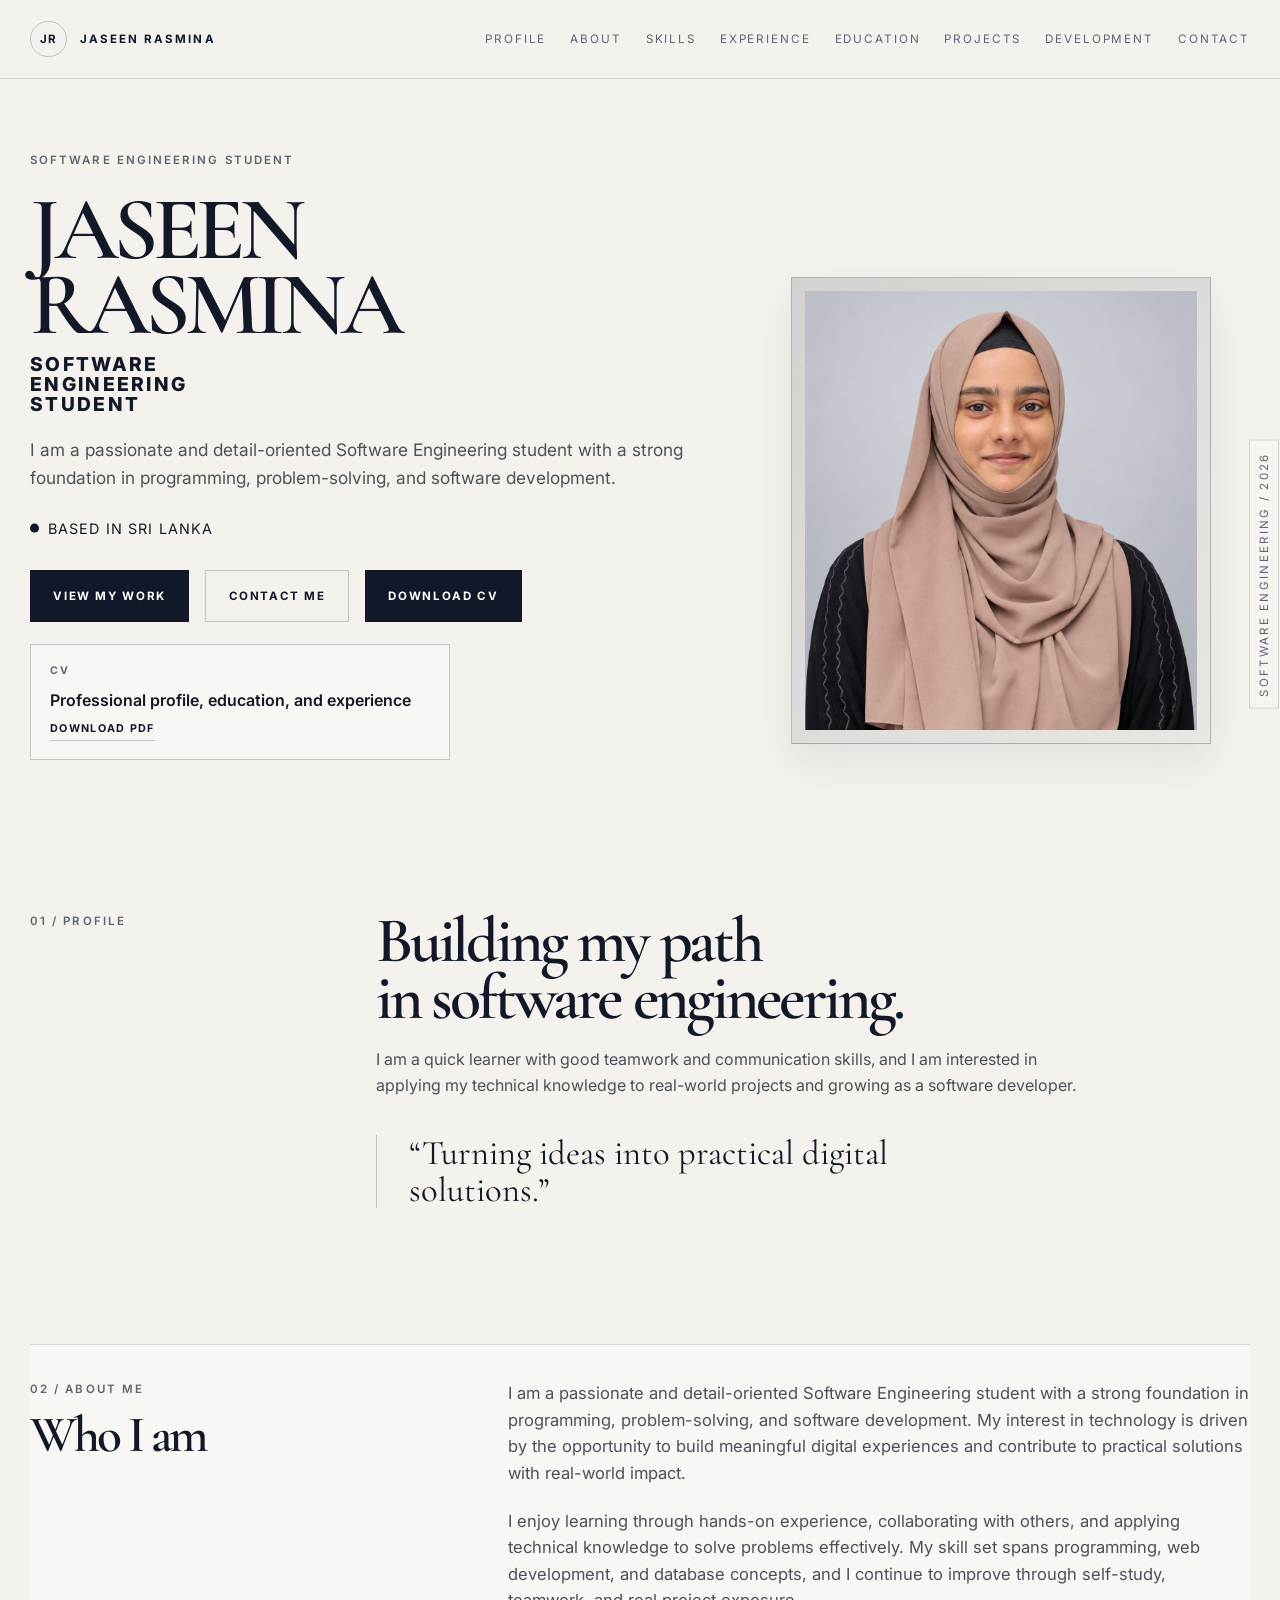
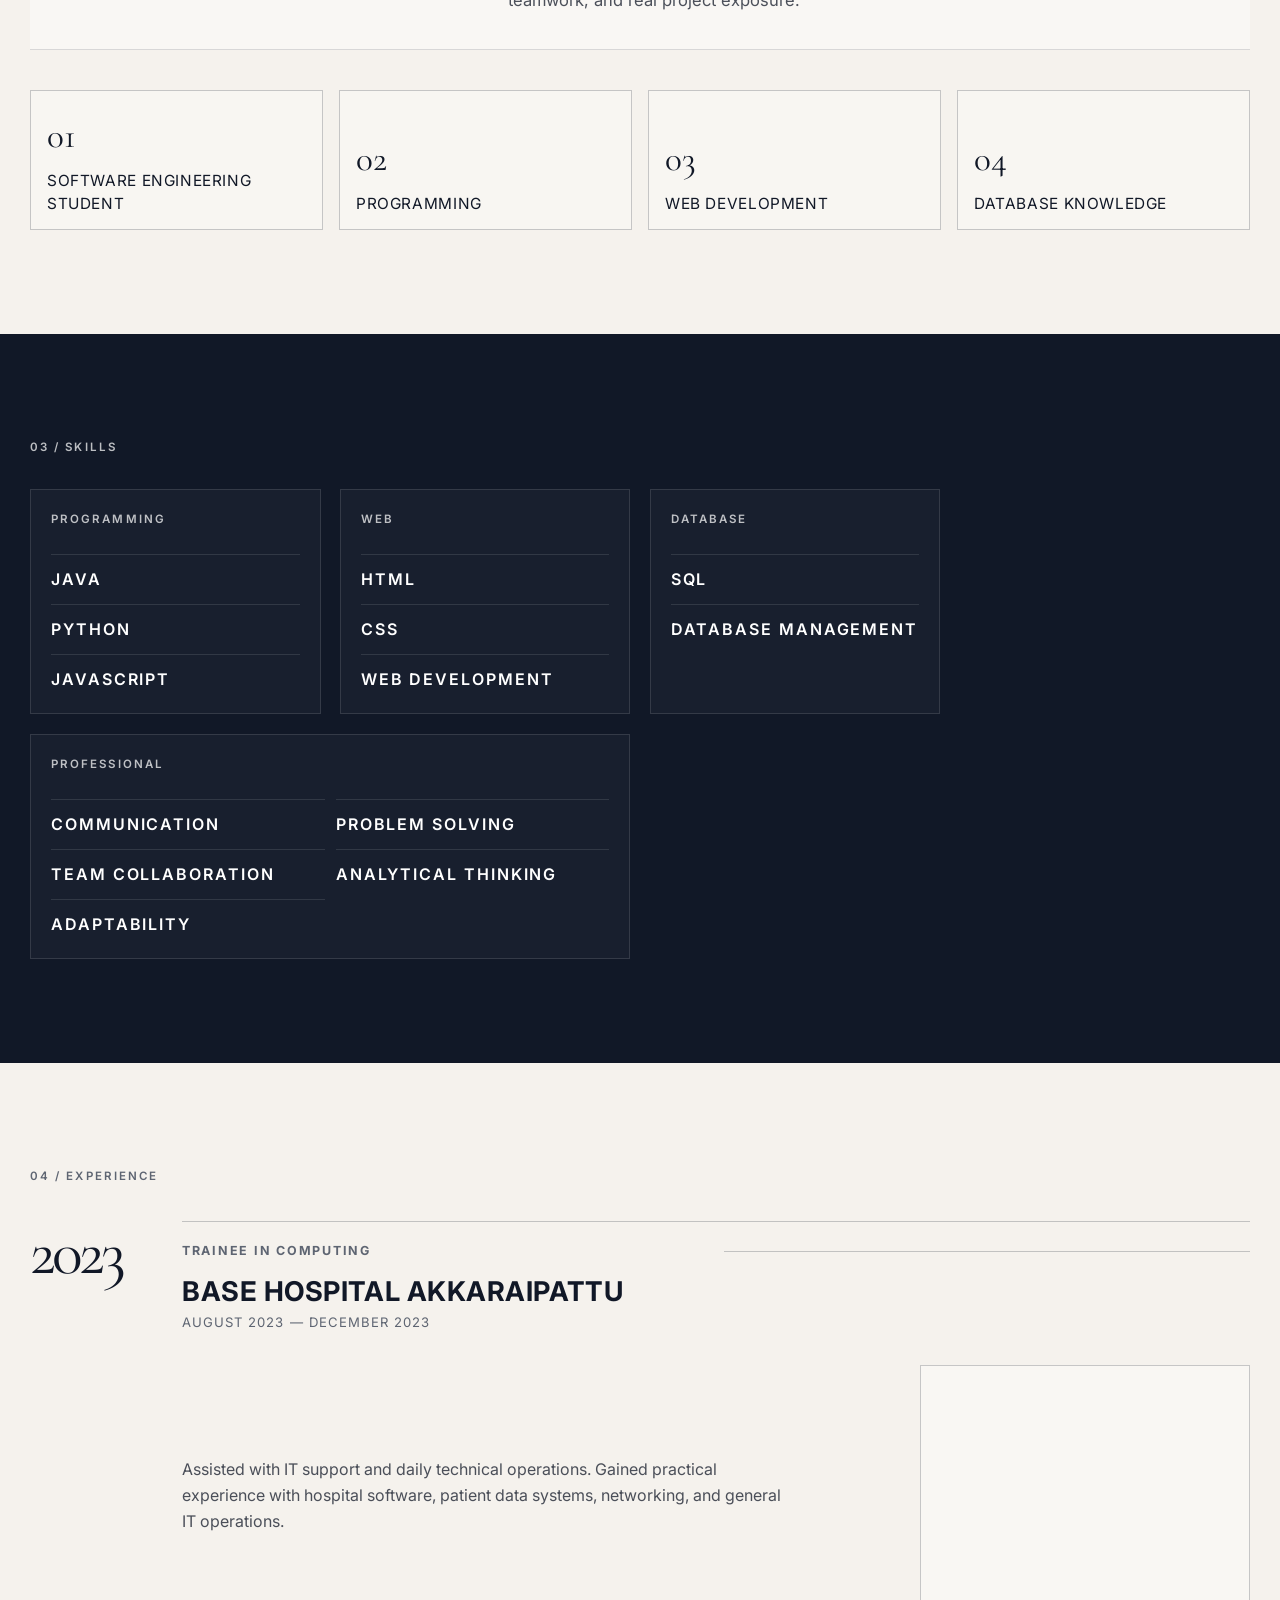
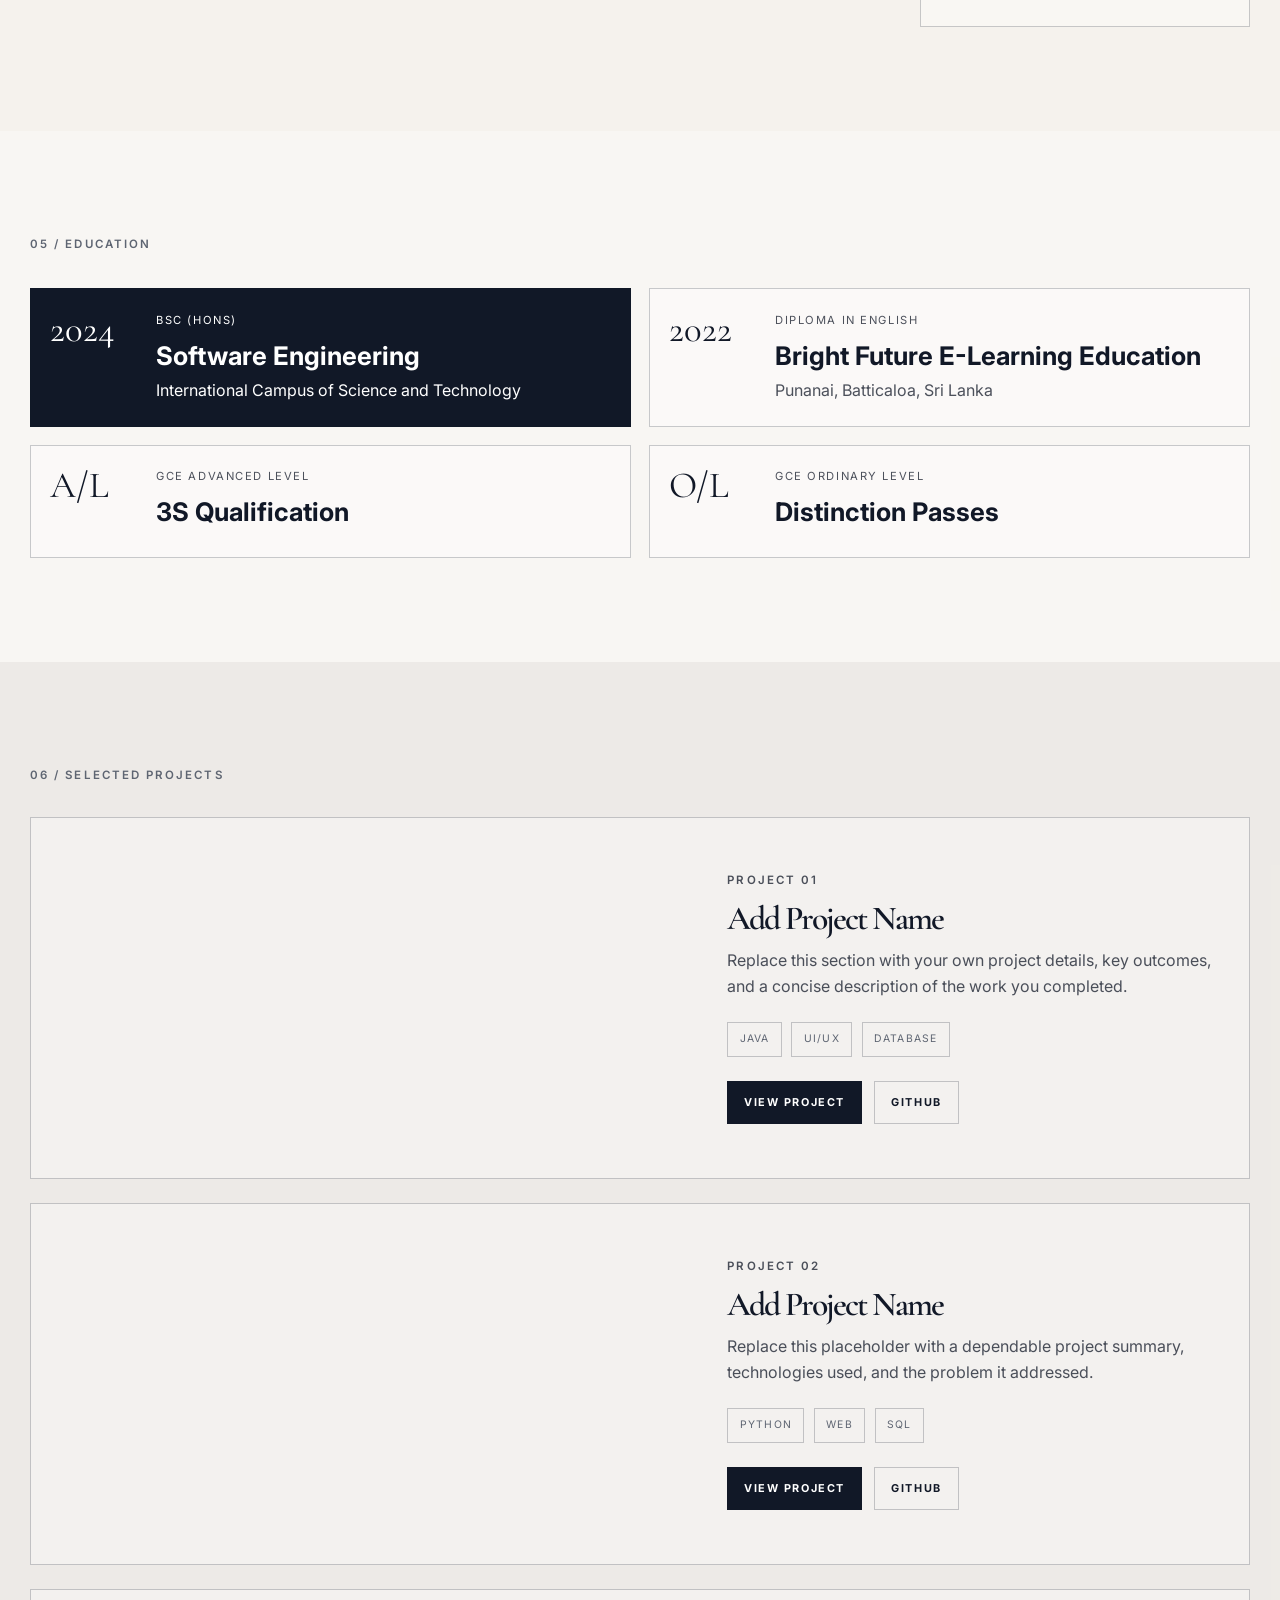
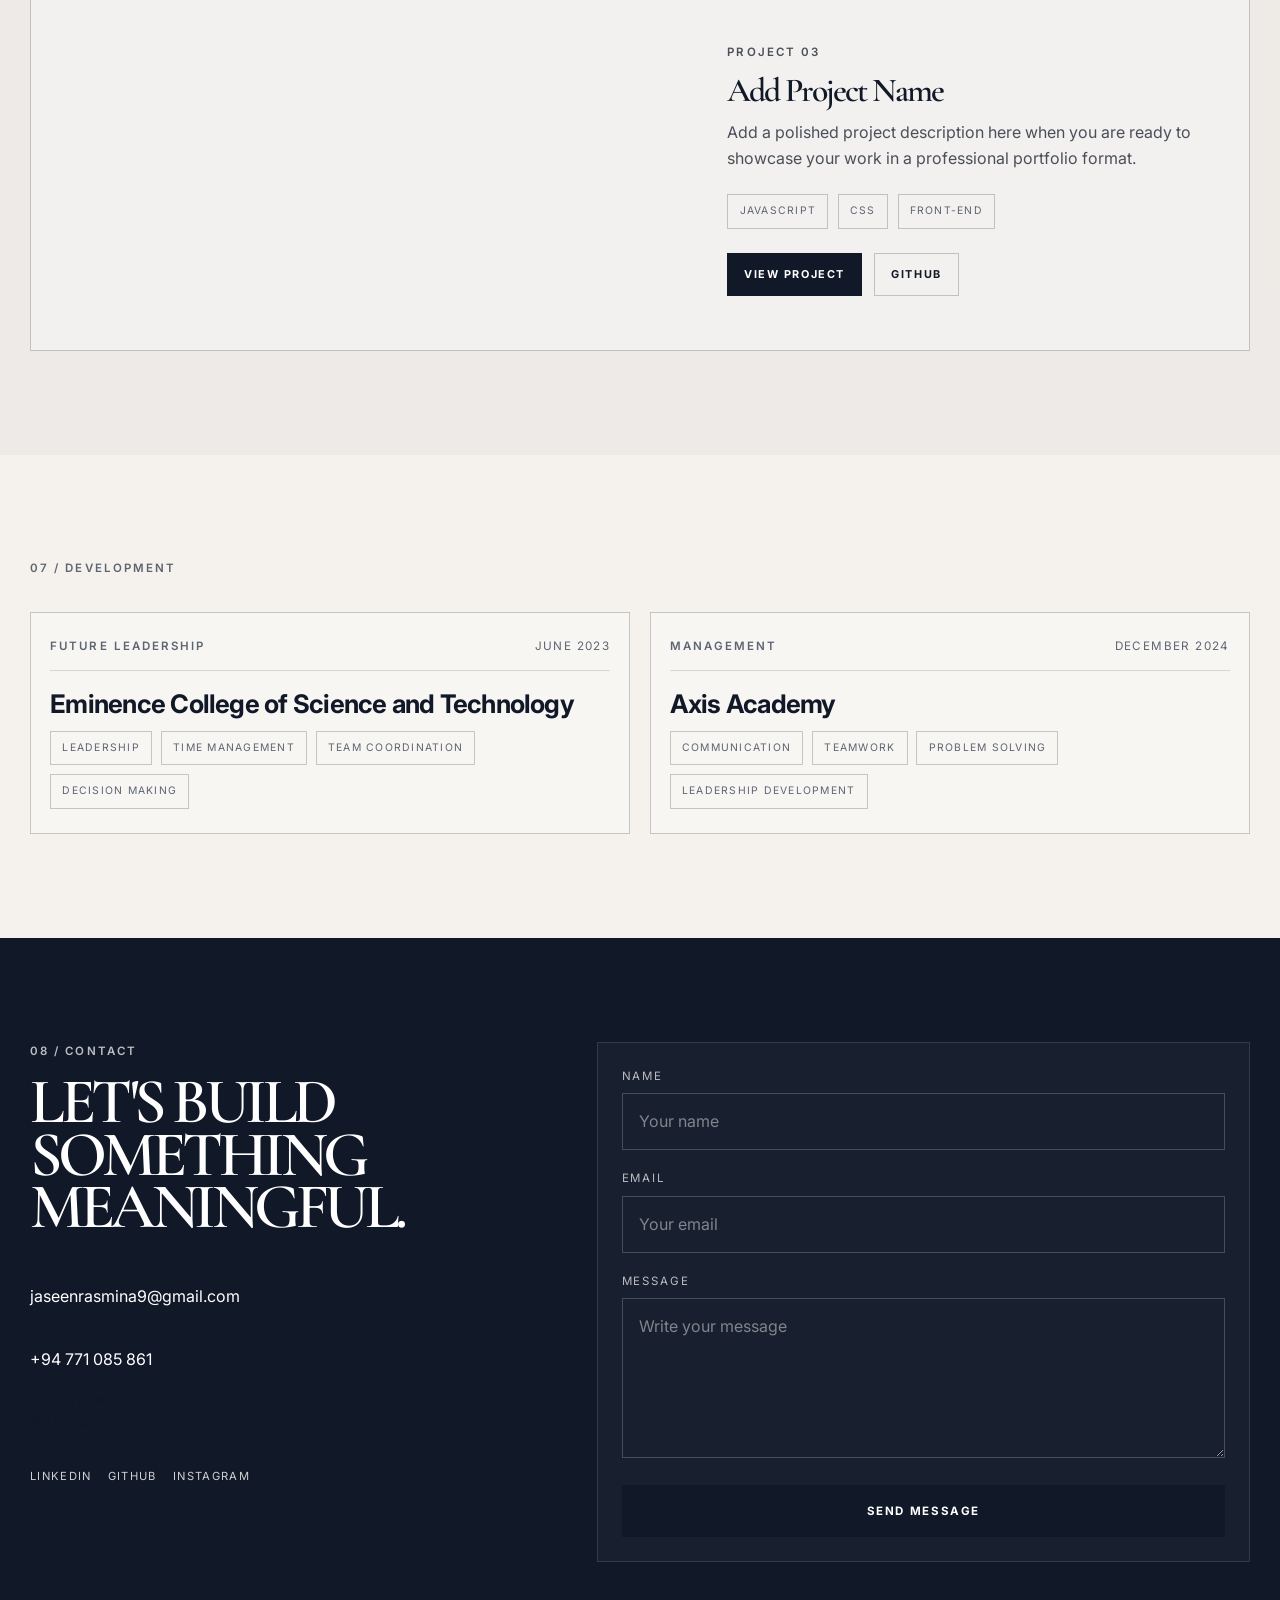
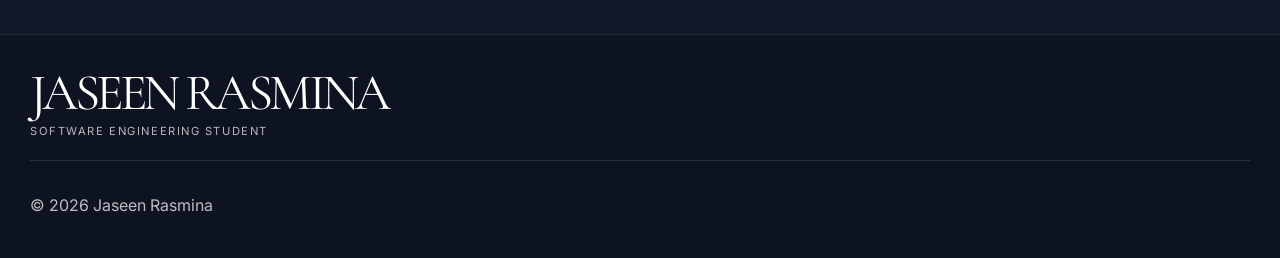
<file: index.html>
<!DOCTYPE html>
<html lang="en">
  <head>
    <meta charset="UTF-8" />
    <meta name="viewport" content="width=device-width, initial-scale=1.0" />
    <meta
      name="description"
      content="Jaseen Rasmina — Software Engineering Student portfolio."
    />
    <title>Jaseen Rasmina | Software Engineering Student</title>
    <link rel="preconnect" href="https://fonts.googleapis.com" />
    <link rel="preconnect" href="https://fonts.gstatic.com" crossorigin />
    <link
      href="https://fonts.googleapis.com/css2?family=Cormorant+Garamond:wght@400;500;600;700&family=Inter:wght@400;500;600;700;800;900&display=swap"
      rel="stylesheet"
    />
    <link rel="stylesheet" href="style.css" />
  </head>
  <body>
    <header class="site-header">
      <div class="container nav-wrap">
        <a href="#home" class="brand" aria-label="Jaseen Rasmina home">
          <span class="brand-mark">JR</span>
          <span class="brand-text">JASEEN RASMINA</span>
        </a>

        <button class="nav-toggle" aria-label="Toggle navigation" aria-expanded="false">
          <span></span>
          <span></span>
          <span></span>
        </button>

        <nav class="site-nav" aria-label="Main navigation">
          <a href="#profile">Profile</a>
          <a href="#about">About</a>
          <a href="#skills">Skills</a>
          <a href="#experience">Experience</a>
          <a href="#education">Education</a>
          <a href="#projects">Projects</a>
          <a href="#development">Development</a>
          <a href="#contact">Contact</a>
        </nav>
      </div>
    </header>

    <main>
      <section id="home" class="hero section-shell">
        <div class="container hero-grid reveal">
          <div class="hero-copy">
            <p class="eyebrow">Software Engineering Student</p>
            <h1 class="display-title">
              <span>JASEEN</span>
              <span>RASMINA</span>
            </h1>
            <h2 class="hero-subtitle">
              SOFTWARE<br />
              ENGINEERING<br />
              STUDENT
            </h2>

            <p class="lead">
              I am a passionate and detail-oriented Software Engineering student with a strong
              foundation in programming, problem-solving, and software development.
            </p>

            <div class="location-row">
              <span class="location-label">Based in Sri Lanka</span>
            </div>

            <div class="cta-row">
              <a href="#projects" class="button primary">VIEW MY WORK</a>
              <a href="#contact" class="button secondary">CONTACT ME</a>
              <a
                href="for%20portfolio.pdf"
                class="button primary cv-button"
                download="Jaseen-Rasmina-CV.pdf"
                target="_blank"
                rel="noopener"
                >DOWNLOAD CV</a
              >
            </div>

            <div class="resume-preview" aria-label="CV preview card">
              <div class="resume-mini">
                <span class="mini-label">CV</span>
                <strong>Professional profile, education, and experience</strong>
                <a href="for%20portfolio.pdf" class="text-link" target="_blank" rel="noopener" download="Jaseen-Rasmina-CV.pdf">Download PDF</a>
              </div>
            </div>
          </div>

          <div class="hero-visual">
            <div class="image-card">
              <div class="portrait" aria-label="Professional profile placeholder"></div>
            </div>
            <div class="vertical-label">SOFTWARE ENGINEERING / 2026</div>
          </div>
        </div>
      </section>

      <section id="profile" class="section-shell profile-wrap">
        <div class="container profile-grid reveal">
          <div class="section-kicker-group">
            <p class="section-kicker">01 / PROFILE</p>
          </div>

          <div class="profile-content">
            <h2 class="section-heading editorial-heading">
              Building my path<br />
              in software engineering.
            </h2>

            <div class="profile-copy">
              <p>
                I am a quick learner with good teamwork and communication skills, and I am
                interested in applying my technical knowledge to real-world projects and growing as
                a software developer.
              </p>
            </div>

            <blockquote class="editorial-quote">
              “Turning ideas into practical digital solutions.”
            </blockquote>
          </div>
        </div>
      </section>

      <section id="about" class="section-shell about-shell">
        <div class="container about-panel reveal">
          <div class="about-intro">
            <p class="section-kicker">02 / ABOUT ME</p>
            <h2>Who I am</h2>
          </div>

          <div class="about-body">
            <p>
              I am a passionate and detail-oriented Software Engineering student with a strong
              foundation in programming, problem-solving, and software development. My interest in
              technology is driven by the opportunity to build meaningful digital experiences and
              contribute to practical solutions with real-world impact.
            </p>
            <p>
              I enjoy learning through hands-on experience, collaborating with others, and applying
              technical knowledge to solve problems effectively. My skill set spans programming,
              web development, and database concepts, and I continue to improve through self-study,
              teamwork, and real project exposure.
            </p>
          </div>
        </div>

        <div class="container info-grid reveal">
          <article class="info-item">
            <span>01</span>
            <p>Software Engineering Student</p>
          </article>
          <article class="info-item">
            <span>02</span>
            <p>Programming</p>
          </article>
          <article class="info-item">
            <span>03</span>
            <p>Web Development</p>
          </article>
          <article class="info-item">
            <span>04</span>
            <p>Database Knowledge</p>
          </article>
        </div>
      </section>

      <section id="skills" class="section-shell skills-shell">
        <div class="container reveal">
          <p class="section-kicker light-kicker">03 / SKILLS</p>
          <div class="skills-grid">
            <div class="skill-block">
              <p class="skill-label">Programming</p>
              <ul>
                <li>Java</li>
                <li>Python</li>
                <li>JavaScript</li>
              </ul>
            </div>

            <div class="skill-block">
              <p class="skill-label">Web</p>
              <ul>
                <li>HTML</li>
                <li>CSS</li>
                <li>Web Development</li>
              </ul>
            </div>

            <div class="skill-block">
              <p class="skill-label">Database</p>
              <ul>
                <li>SQL</li>
                <li>Database Management</li>
              </ul>
            </div>

            <div class="skill-block wide-block">
              <p class="skill-label">Professional</p>
              <ul class="stack-list">
                <li>Communication</li>
                <li>Problem Solving</li>
                <li>Team Collaboration</li>
                <li>Analytical Thinking</li>
                <li>Adaptability</li>
              </ul>
            </div>
          </div>
        </div>
      </section>

      <section id="experience" class="section-shell experience-shell">
        <div class="container reveal">
          <p class="section-kicker">04 / EXPERIENCE</p>

          <div class="timeline-wrap">
            <div class="timeline-year">2023</div>

            <div class="timeline-content">
              <div class="timeline-header">
                <p class="timeline-role">TRAINEE IN COMPUTING</p>
                <div class="timeline-line"></div>
              </div>

              <h3>BASE HOSPITAL AKKARAIPATTU</h3>
              <p class="timeline-date">August 2023 — December 2023</p>

              <div class="experience-body">
                <div class="experience-copy">
                  <p>
                    Assisted with IT support and daily technical operations. Gained practical
                    experience with hospital software, patient data systems, networking, and general
                    IT operations.
                  </p>
                </div>

                <div class="experience-visual" aria-label="Hospital technology placeholder">
                  <div class="tech-shot"></div>
                </div>
              </div>
            </div>
          </div>
        </div>
      </section>

      <section id="education" class="section-shell education-shell">
        <div class="container reveal">
          <p class="section-kicker">05 / EDUCATION</p>

          <div class="education-grid">
            <article class="education-card featured-card">
              <div class="edu-year">2024</div>
              <div class="edu-content">
                <p class="edu-tag">BSc (Hons)</p>
                <h3>Software Engineering</h3>
                <p>International Campus of Science and Technology</p>
              </div>
            </article>

            <article class="education-card">
              <div class="edu-year">2022</div>
              <div class="edu-content">
                <p class="edu-tag">Diploma in English</p>
                <h3>Bright Future E-Learning Education</h3>
                <p>Punanai, Batticaloa, Sri Lanka</p>
              </div>
            </article>

            <article class="education-card">
              <div class="edu-year">A/L</div>
              <div class="edu-content">
                <p class="edu-tag">GCE Advanced Level</p>
                <h3>3S Qualification</h3>
              </div>
            </article>

            <article class="education-card">
              <div class="edu-year">O/L</div>
              <div class="edu-content">
                <p class="edu-tag">GCE Ordinary Level</p>
                <h3>Distinction Passes</h3>
              </div>
            </article>
          </div>
        </div>
      </section>

      <section id="projects" class="section-shell project-shell">
        <div class="container reveal">
          <div class="projects-header">
            <p class="section-kicker">06 / SELECTED PROJECTS</p>
          </div>

          <div class="project-list">
            <article class="project-card">
              <div class="project-image project-one" aria-label="Project placeholder image"></div>
              <div class="project-body">
                <p class="project-num">PROJECT 01</p>
                <h3>Add Project Name</h3>
                <p>
                  Replace this section with your own project details, key outcomes, and a concise
                  description of the work you completed.
                </p>
                <ul class="tech-list">
                  <li>Java</li>
                  <li>UI/UX</li>
                  <li>Database</li>
                </ul>
                <div class="project-actions">
                  <a href="#" class="button primary small-button">View Project</a>
                  <a href="#" class="button secondary small-button">GitHub</a>
                </div>
              </div>
            </article>

            <article class="project-card">
              <div class="project-image project-two" aria-label="Project placeholder image"></div>
              <div class="project-body">
                <p class="project-num">PROJECT 02</p>
                <h3>Add Project Name</h3>
                <p>
                  Replace this placeholder with a dependable project summary, technologies used,
                  and the problem it addressed.
                </p>
                <ul class="tech-list">
                  <li>Python</li>
                  <li>Web</li>
                  <li>SQL</li>
                </ul>
                <div class="project-actions">
                  <a href="#" class="button primary small-button">View Project</a>
                  <a href="#" class="button secondary small-button">GitHub</a>
                </div>
              </div>
            </article>

            <article class="project-card">
              <div class="project-image project-three" aria-label="Project placeholder image"></div>
              <div class="project-body">
                <p class="project-num">PROJECT 03</p>
                <h3>Add Project Name</h3>
                <p>
                  Add a polished project description here when you are ready to showcase your work
                  in a professional portfolio format.
                </p>
                <ul class="tech-list">
                  <li>JavaScript</li>
                  <li>CSS</li>
                  <li>Front-end</li>
                </ul>
                <div class="project-actions">
                  <a href="#" class="button primary small-button">View Project</a>
                  <a href="#" class="button secondary small-button">GitHub</a>
                </div>
              </div>
            </article>
          </div>
        </div>
      </section>

      <section id="development" class="section-shell development-shell">
        <div class="container reveal">
          <p class="section-kicker">07 / DEVELOPMENT</p>

          <div class="development-grid">
            <article class="development-card">
              <div class="development-meta">
                <span class="card-type">Future Leadership</span>
                <span class="card-date">June 2023</span>
              </div>
              <h3>Eminence College of Science and Technology</h3>
              <ul class="topic-list">
                <li>Leadership</li>
                <li>Time Management</li>
                <li>Team Coordination</li>
                <li>Decision Making</li>
              </ul>
            </article>

            <article class="development-card">
              <div class="development-meta">
                <span class="card-type">Management</span>
                <span class="card-date">December 2024</span>
              </div>
              <h3>Axis Academy</h3>
              <ul class="topic-list">
                <li>Communication</li>
                <li>Teamwork</li>
                <li>Problem Solving</li>
                <li>Leadership Development</li>
              </ul>
            </article>
          </div>
        </div>
      </section>

      <section id="contact" class="section-shell contact-shell">
        <div class="container contact-grid reveal">
          <div class="contact-copy">
            <p class="section-kicker light-kicker">08 / CONTACT</p>
            <h2>LET'S BUILD<br />SOMETHING<br />MEANINGFUL.</h2>

            <div class="contact-list">
              <div>
                <p class="contact-label">Email</p>
                <a href="mailto:jaseenrasmina9@gmail.com">jaseenrasmina9@gmail.com</a>
              </div>
              <div>
                <p class="contact-label">Phone</p>
                <a href="tel:+94771085861">+94 771 085 861</a>
              </div>
              <div>
                <p class="contact-label">Location</p>
                <p>Sri Lanka</p>
              </div>
            </div>

            <div class="social-row">
              <a href="#">LinkedIn</a>
              <a href="#">GitHub</a>
              <a href="#">Instagram</a>
            </div>
          </div>

          <div class="contact-panel">
            <form class="contact-form">
              <label>
                <span>Name</span>
                <input type="text" name="name" placeholder="Your name" />
              </label>
              <label>
                <span>Email</span>
                <input type="email" name="email" placeholder="Your email" />
              </label>
              <label>
                <span>Message</span>
                <textarea name="message" rows="5" placeholder="Write your message"></textarea>
              </label>
              <button type="submit" class="button primary full-button">SEND MESSAGE</button>
            </form>
          </div>
        </div>
      </section>
    </main>

    <footer class="site-footer">
      <div class="container footer-top">
        <div class="footer-brand">
          <p class="footer-text">JASEEN RASMINA</p>
          <p class="footer-subtitle">SOFTWARE ENGINEERING STUDENT</p>
        </div>
      </div>
      <div class="container footer-bottom">
        <p>© 2026 Jaseen Rasmina</p>
      </div>
    </footer>

    <script src="script.js"></script>
  </body>
</html>
</file>
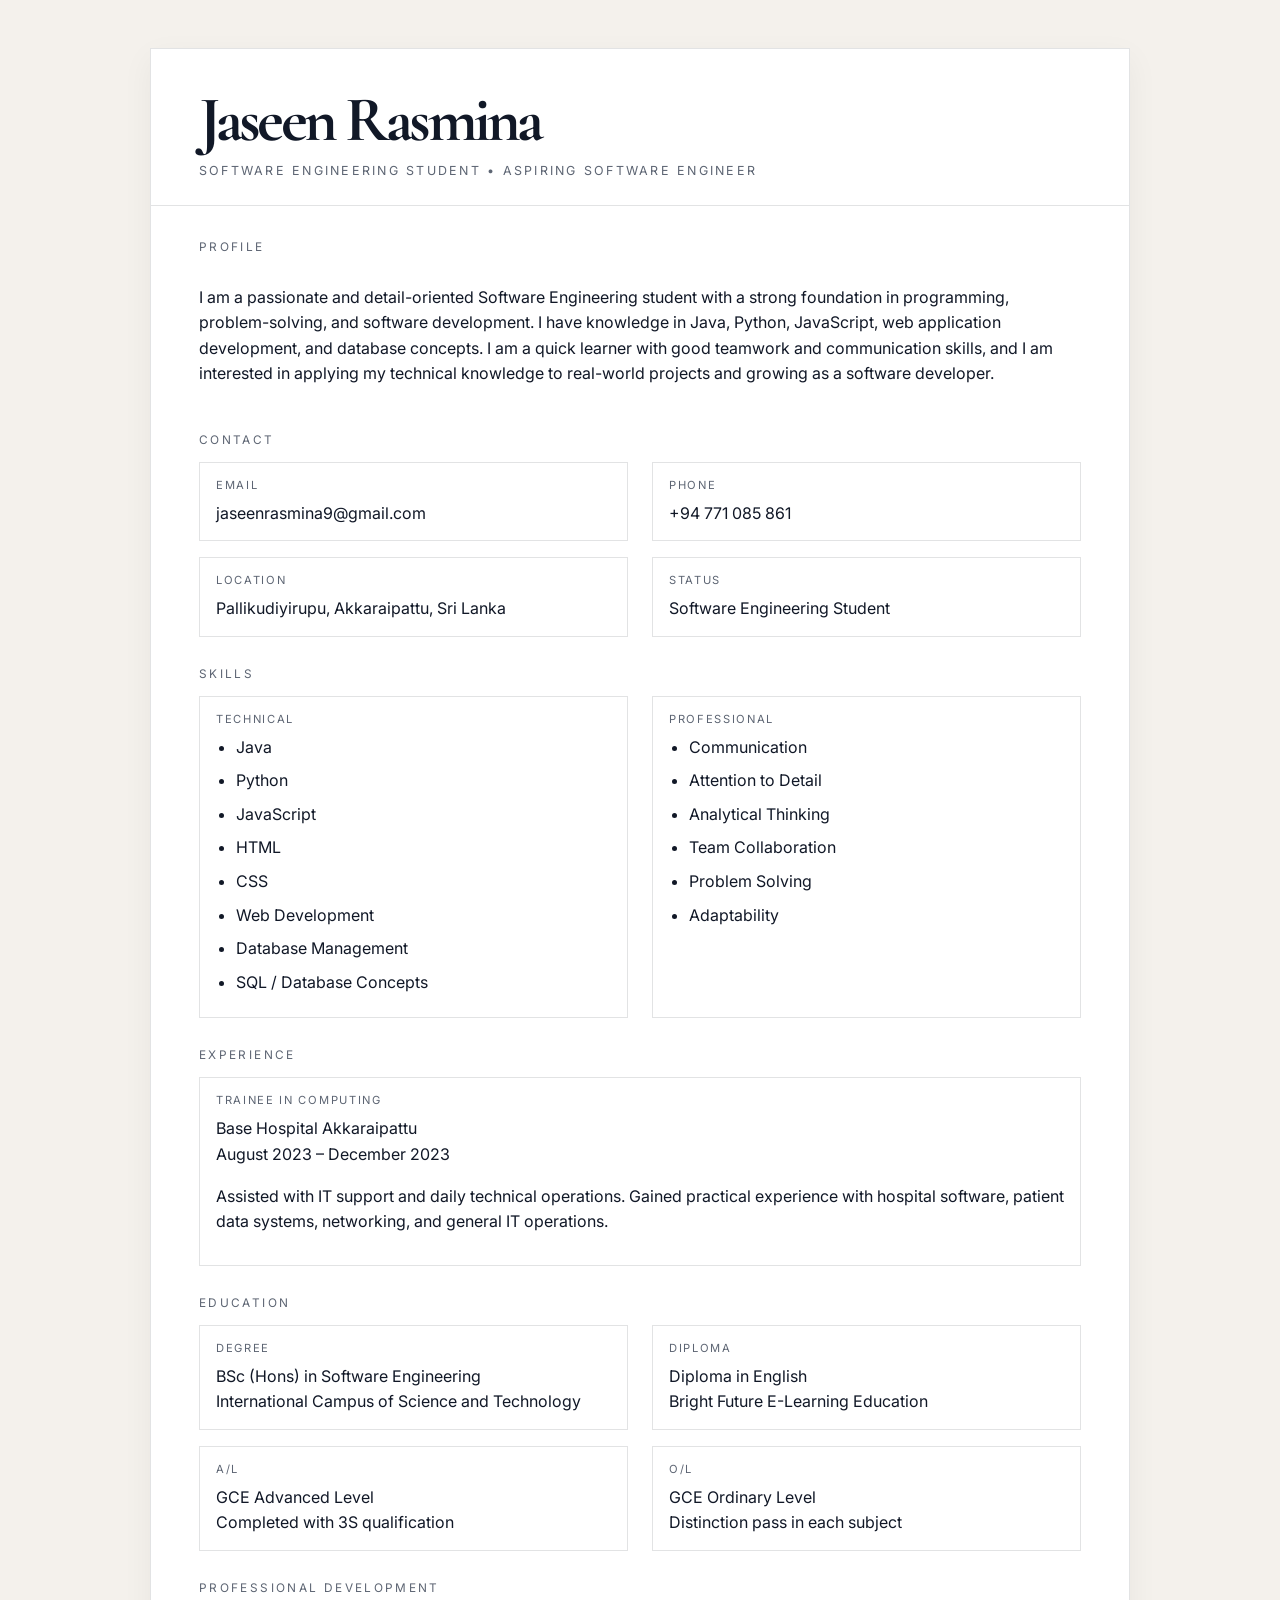
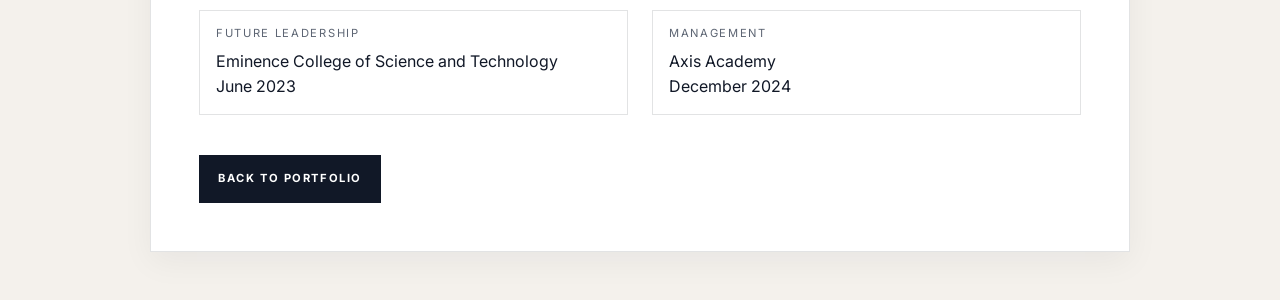
<file: resume.html>
<!DOCTYPE html>
<html lang="en">
  <head>
    <meta charset="UTF-8" />
    <meta name="viewport" content="width=device-width, initial-scale=1.0" />
    <title>Jaseen Rasmina | CV</title>
    <link rel="preconnect" href="https://fonts.googleapis.com" />
    <link rel="preconnect" href="https://fonts.gstatic.com" crossorigin />
    <link
      href="https://fonts.googleapis.com/css2?family=Cormorant+Garamond:wght@400;500;600;700&family=Inter:wght@400;500;600;700;800;900&display=swap"
      rel="stylesheet"
    />
    <style>
      :root {
        --bg: #f4f1ec;
        --paper: #ffffff;
        --navy: #111827;
        --muted: #5d6573;
        --line: rgba(17, 24, 39, 0.12);
      }

      * { box-sizing: border-box; }

      body {
        margin: 0;
        font-family: "Inter", Arial, sans-serif;
        background: var(--bg);
        color: var(--navy);
        line-height: 1.6;
      }

      .page {
        max-width: 980px;
        margin: 48px auto;
        background: var(--paper);
        border: 1px solid var(--line);
        box-shadow: 0 10px 30px rgba(17, 24, 39, 0.05);
      }

      .header {
        padding: 42px 48px 24px;
        border-bottom: 1px solid var(--line);
      }

      h1 {
        margin: 0;
        font-family: "Cormorant Garamond", Georgia, serif;
        font-size: clamp(2.8rem, 5vw, 5rem);
        line-height: 0.9;
        letter-spacing: -0.06em;
      }

      .title {
        margin-top: 12px;
        font-size: 0.78rem;
        letter-spacing: 0.18em;
        text-transform: uppercase;
        color: var(--muted);
      }

      .content {
        padding: 32px 48px 48px;
        display: grid;
        gap: 28px;
      }

      .section {
        display: grid;
        gap: 12px;
      }

      .section-title {
        margin: 0;
        font-size: 0.74rem;
        letter-spacing: 0.2em;
        text-transform: uppercase;
        color: var(--muted);
      }

      .info-grid {
        display: grid;
        grid-template-columns: repeat(2, minmax(0, 1fr));
        gap: 16px 24px;
      }

      .info-item {
        border: 1px solid var(--line);
        padding: 14px 16px;
      }

      .label {
        display: block;
        font-size: 0.7rem;
        text-transform: uppercase;
        letter-spacing: 0.15em;
        color: var(--muted);
        margin-bottom: 6px;
      }

      ul {
        margin: 0;
        padding-left: 20px;
      }

      li {
        margin-bottom: 8px;
      }

      .download-row {
        display: flex;
        justify-content: flex-start;
        margin-top: 12px;
      }

      .button {
        display: inline-flex;
        align-items: center;
        justify-content: center;
        min-height: 48px;
        padding: 0.85rem 1.2rem;
        background: var(--navy);
        color: #fff;
        text-decoration: none;
        text-transform: uppercase;
        letter-spacing: 0.14em;
        font-size: 0.7rem;
        font-weight: 700;
      }

      @media (max-width: 700px) {
        .page {
          margin: 20px 14px;
        }

        .header,
        .content {
          padding-left: 20px;
          padding-right: 20px;
        }

        .info-grid {
          grid-template-columns: 1fr;
        }
      }
    </style>
  </head>
  <body>
    <div class="page">
      <header class="header">
        <h1>Jaseen Rasmina</h1>
        <div class="title">Software Engineering Student • Aspiring Software Engineer</div>
      </header>

      <main class="content">
        <section class="section">
          <p class="section-title">Profile</p>
          <p>
            I am a passionate and detail-oriented Software Engineering student with a strong
            foundation in programming, problem-solving, and software development. I have knowledge
            in Java, Python, JavaScript, web application development, and database concepts. I am a
            quick learner with good teamwork and communication skills, and I am interested in
            applying my technical knowledge to real-world projects and growing as a software
            developer.
          </p>
        </section>

        <section class="section">
          <p class="section-title">Contact</p>
          <div class="info-grid">
            <div class="info-item">
              <span class="label">Email</span>
              jaseenrasmina9@gmail.com
            </div>
            <div class="info-item">
              <span class="label">Phone</span>
              +94 771 085 861
            </div>
            <div class="info-item">
              <span class="label">Location</span>
              Pallikudiyirupu, Akkaraipattu, Sri Lanka
            </div>
            <div class="info-item">
              <span class="label">Status</span>
              Software Engineering Student
            </div>
          </div>
        </section>

        <section class="section">
          <p class="section-title">Skills</p>
          <div class="info-grid">
            <div class="info-item">
              <span class="label">Technical</span>
              <ul>
                <li>Java</li>
                <li>Python</li>
                <li>JavaScript</li>
                <li>HTML</li>
                <li>CSS</li>
                <li>Web Development</li>
                <li>Database Management</li>
                <li>SQL / Database Concepts</li>
              </ul>
            </div>
            <div class="info-item">
              <span class="label">Professional</span>
              <ul>
                <li>Communication</li>
                <li>Attention to Detail</li>
                <li>Analytical Thinking</li>
                <li>Team Collaboration</li>
                <li>Problem Solving</li>
                <li>Adaptability</li>
              </ul>
            </div>
          </div>
        </section>

        <section class="section">
          <p class="section-title">Experience</p>
          <div class="info-item">
            <span class="label">Trainee in Computing</span>
            Base Hospital Akkaraipattu<br />
            August 2023 – December 2023
            <p>
              Assisted with IT support and daily technical operations. Gained practical experience
              with hospital software, patient data systems, networking, and general IT operations.
            </p>
          </div>
        </section>

        <section class="section">
          <p class="section-title">Education</p>
          <div class="info-grid">
            <div class="info-item">
              <span class="label">Degree</span>
              BSc (Hons) in Software Engineering<br />
              International Campus of Science and Technology
            </div>
            <div class="info-item">
              <span class="label">Diploma</span>
              Diploma in English<br />
              Bright Future E-Learning Education
            </div>
            <div class="info-item">
              <span class="label">A/L</span>
              GCE Advanced Level<br />
              Completed with 3S qualification
            </div>
            <div class="info-item">
              <span class="label">O/L</span>
              GCE Ordinary Level<br />
              Distinction pass in each subject
            </div>
          </div>
        </section>

        <section class="section">
          <p class="section-title">Professional Development</p>
          <div class="info-grid">
            <div class="info-item">
              <span class="label">Future Leadership</span>
              Eminence College of Science and Technology<br />
              June 2023
            </div>
            <div class="info-item">
              <span class="label">Management</span>
              Axis Academy<br />
              December 2024
            </div>
          </div>
        </section>

        <div class="download-row">
          <a class="button" href="index.html">Back to Portfolio</a>
        </div>
      </main>
    </div>
  </body>
</html>
</file>
<file: style.css>
:root {
  --bg: #f5f2ed;
  --paper: #f9f7f3;
  --panel: #f1efe9;
  --white: #ffffff;
  --navy: #111827;
  --navy-soft: #1a2333;
  --charcoal: #202b3b;
  --muted: #5e6572;
  --line: rgba(17, 24, 39, 0.14);
  --line-strong: rgba(17, 24, 39, 0.22);
  --shadow: 0 18px 40px rgba(15, 23, 42, 0.08);
  --radius: 22px;
  --max-width: 1220px;
}

* {
  box-sizing: border-box;
}

html {
  scroll-behavior: smooth;
}

body {
  margin: 0;
  font-family: "Inter", Arial, sans-serif;
  background: var(--bg);
  color: var(--navy);
  line-height: 1.6;
}

a {
  color: inherit;
  text-decoration: none;
}

img {
  max-width: 100%;
  display: block;
}

button,
input,
textarea {
  font: inherit;
}

.container {
  width: min(var(--max-width), calc(100% - 2rem));
  margin: 0 auto;
}

.section-shell {
  padding: 6.5rem 0;
}

.site-header {
  position: sticky;
  top: 0;
  z-index: 40;
  background: rgba(245, 242, 237, 0.82);
  backdrop-filter: blur(14px);
  border-bottom: 1px solid var(--line);
}

.nav-wrap {
  display: flex;
  align-items: center;
  justify-content: space-between;
  min-height: 78px;
  gap: 2rem;
}

.brand {
  display: inline-flex;
  align-items: center;
  gap: 0.8rem;
  letter-spacing: 0.18em;
  font-size: 0.72rem;
  font-weight: 700;
}

.brand-mark {
  width: 2.3rem;
  height: 2.3rem;
  border-radius: 50%;
  display: inline-flex;
  align-items: center;
  justify-content: center;
  border: 1px solid var(--line-strong);
  font-size: 0.72rem;
  letter-spacing: 0.08em;
}

.brand-text {
  white-space: nowrap;
}

.site-nav {
  display: flex;
  align-items: center;
  gap: 1.5rem;
  font-size: 0.73rem;
  letter-spacing: 0.16em;
  text-transform: uppercase;
  color: var(--muted);
}

.site-nav a {
  position: relative;
  transition: color 0.25s ease;
}

.site-nav a::after {
  content: "";
  position: absolute;
  left: 0;
  bottom: -0.4rem;
  width: 100%;
  height: 1px;
  background: var(--navy);
  transform: scaleX(0);
  transform-origin: left;
  transition: transform 0.25s ease;
}

.site-nav a:hover,
.site-nav a:focus-visible {
  color: var(--navy);
}

.site-nav a:hover::after,
.site-nav a:focus-visible::after {
  transform: scaleX(1);
}

.nav-toggle {
  display: none;
  width: 46px;
  height: 46px;
  border: 1px solid var(--line-strong);
  background: transparent;
  border-radius: 50%;
  cursor: pointer;
  padding: 0;
  align-items: center;
  justify-content: center;
  flex-direction: column;
  gap: 0.28rem;
}

.nav-toggle span {
  display: block;
  width: 18px;
  height: 1.5px;
  background: var(--navy);
  transition: 0.25s ease;
}

.hero {
  padding-top: 4.5rem;
}

.hero-grid {
  display: grid;
  grid-template-columns: 1.15fr 0.85fr;
  align-items: end;
  gap: 3rem;
}

.eyebrow,
.section-kicker,
.skill-label,
.project-num,
.card-type,
.contact-label {
  margin: 0;
  font-size: 0.72rem;
  letter-spacing: 0.18em;
  text-transform: uppercase;
  color: var(--muted);
  font-weight: 600;
}

.display-title {
  margin: 1.4rem 0 0.7rem;
  font-family: "Cormorant Garamond", Georgia, serif;
  font-weight: 600;
  font-size: clamp(4.3rem, 7vw, 9rem);
  line-height: 0.84;
  letter-spacing: -0.06em;
}

.display-title span {
  display: block;
}

.hero-subtitle {
  margin: 0;
  font-size: clamp(1.2rem, 1.4vw, 2.1rem);
  letter-spacing: 0.12em;
  line-height: 1.05;
  font-weight: 800;
}

.lead {
  max-width: 43rem;
  margin: 1.4rem 0 0;
  font-size: 1.08rem;
  color: rgba(17, 24, 39, 0.74);
}

.location-row {
  margin-top: 1.5rem;
}

.location-label {
  display: inline-block;
  position: relative;
  padding-left: 1.1rem;
  font-size: 0.9rem;
  letter-spacing: 0.08em;
  text-transform: uppercase;
  color: var(--navy);
}

.location-label::before {
  content: "";
  position: absolute;
  left: 0;
  top: 50%;
  width: 0.55rem;
  height: 0.55rem;
  background: var(--navy);
  border-radius: 50%;
  transform: translateY(-50%);
}

.cta-row {
  display: flex;
  flex-wrap: wrap;
  gap: 1rem;
  margin-top: 1.8rem;
}

.resume-preview {
  margin-top: 1.4rem;
}

.resume-mini {
  max-width: 420px;
  display: grid;
  gap: 0.55rem;
  padding: 1.1rem 1.2rem;
  border: 1px solid var(--line-strong);
  background: rgba(255, 255, 255, 0.34);
}

.mini-label {
  font-size: 0.66rem;
  letter-spacing: 0.14em;
  text-transform: uppercase;
  color: var(--muted);
  font-weight: 700;
}

.resume-mini strong {
  font-size: 1rem;
  line-height: 1.4;
  font-weight: 600;
}

.text-link {
  display: inline-flex;
  width: fit-content;
  text-transform: uppercase;
  letter-spacing: 0.12em;
  font-size: 0.67rem;
  font-weight: 700;
  border-bottom: 1px solid var(--line-strong);
  padding-bottom: 0.18rem;
}

.cv-button {
  background: #1b2431;
}

.button {
  display: inline-flex;
  align-items: center;
  justify-content: center;
  min-height: 52px;
  padding: 0.9rem 1.4rem;
  border: 1px solid var(--line-strong);
  text-transform: uppercase;
  letter-spacing: 0.14em;
  font-size: 0.72rem;
  font-weight: 700;
  transition: transform 0.25s ease, background 0.25s ease, color 0.25s ease;
}

.button:hover,
.button:focus-visible {
  transform: translateY(-1px);
}

.button.primary {
  background: var(--navy);
  color: var(--white);
  border-color: var(--navy);
}

.button.secondary {
  background: transparent;
  color: var(--navy);
}

.small-button {
  min-height: 42px;
  padding: 0.75rem 1rem;
  font-size: 0.68rem;
}

.hero-visual {
  position: relative;
  display: flex;
  justify-content: center;
  align-items: flex-end;
  padding-bottom: 1rem;
}

.image-card {
  width: min(100%, 420px);
  aspect-ratio: 0.9;
  background: linear-gradient(135deg, rgba(17, 24, 39, 0.15), rgba(17, 24, 39, 0.05));
  border: 1px solid var(--line-strong);
  box-shadow: var(--shadow);
  padding: 0.8rem;
}

.portrait {
  width: 100%;
  height: 100%;
  background-image: url("./profile-photo.jpg");
  background-position: center;
  background-size: cover;
  background-repeat: no-repeat;
  filter: saturate(0.9) contrast(1.02);
}

.vertical-label {
  position: absolute;
  right: -1.8rem;
  bottom: 3.2rem;
  writing-mode: vertical-rl;
  transform: rotate(180deg);
  font-size: 0.72rem;
  letter-spacing: 0.2em;
  text-transform: uppercase;
  color: var(--muted);
  background: rgba(249, 247, 243, 0.8);
  padding: 0.7rem 0.3rem;
  border: 1px solid var(--line);
}

.profile-wrap {
  padding-top: 3rem;
}

.profile-grid {
  display: grid;
  grid-template-columns: 0.35fr 1fr;
  gap: 2.5rem;
  align-items: start;
  position: relative;
}

.editorial-heading {
  margin: 0;
  font-family: "Cormorant Garamond", Georgia, serif;
  font-weight: 600;
  font-size: clamp(3rem, 5vw, 5.3rem);
  line-height: 0.9;
  letter-spacing: -0.05em;
}

.profile-copy {
  max-width: 44rem;
  margin-top: 1.3rem;
}

.profile-copy p,
.about-body p,
.experience-copy p,
.project-body p,
.contact-list p,
.footer-subtitle,
.education-card p {
  margin: 0;
  color: rgba(17, 24, 39, 0.75);
}

.editorial-quote {
  margin: 2.3rem 0 0;
  max-width: 34rem;
  padding-left: 2rem;
  border-left: 1px solid var(--line-strong);
  font-family: "Cormorant Garamond", Georgia, serif;
  font-size: clamp(2rem, 2.7vw, 3.2rem);
  line-height: 1.05;
  color: var(--navy);
}

.about-shell {
  padding-top: 2rem;
}

.about-panel {
  display: grid;
  grid-template-columns: 0.75fr 1.25fr;
  gap: 2rem;
  background: rgba(255, 255, 255, 0.35);
  border-top: 1px solid var(--line);
  border-bottom: 1px solid var(--line);
  padding: 2.2rem 0;
}

.about-intro h2 {
  margin: 0.8rem 0 0;
  font-family: "Cormorant Garamond", Georgia, serif;
  font-size: clamp(2.8rem, 4vw, 4.5rem);
  line-height: 0.96;
  letter-spacing: -0.06em;
  font-weight: 600;
}

.about-body {
  display: grid;
  gap: 1.3rem;
  font-size: 1.04rem;
}

.info-grid {
  margin-top: 2.5rem;
  display: grid;
  grid-template-columns: repeat(4, minmax(0, 1fr));
  gap: 1rem;
}

.info-item {
  border: 1px solid var(--line-strong);
  background: rgba(255, 255, 255, 0.28);
  padding: 1.1rem 1rem 0.9rem;
  min-height: 140px;
  display: flex;
  flex-direction: column;
  justify-content: flex-end;
}

.info-item span {
  display: block;
  font-size: 2.2rem;
  line-height: 1;
  font-family: "Cormorant Garamond", Georgia, serif;
  margin-bottom: 1rem;
}

.info-item p {
  margin: 0;
  font-size: 0.96rem;
  line-height: 1.5;
  text-transform: uppercase;
  letter-spacing: 0.04em;
}

.skills-shell {
  background: var(--navy);
  color: var(--white);
}

.light-kicker {
  color: rgba(255, 255, 255, 0.72);
}

.skills-grid {
  margin-top: 2rem;
  display: grid;
  grid-template-columns: repeat(4, minmax(0, 1fr));
  gap: 1.2rem;
}

.skill-block {
  background: rgba(255, 255, 255, 0.03);
  border: 1px solid rgba(255, 255, 255, 0.12);
  padding: 1.3rem 1.25rem;
  min-height: 220px;
}

.skill-label {
  color: rgba(255, 255, 255, 0.72);
}

.skill-block ul {
  list-style: none;
  margin: 1.6rem 0 0;
  padding: 0;
  display: grid;
  gap: 0.7rem;
}

.skill-block li {
  border-top: 1px solid rgba(255, 255, 255, 0.11);
  padding-top: 0.75rem;
  font-size: 1rem;
  letter-spacing: 0.12em;
  text-transform: uppercase;
  font-weight: 600;
}

.wide-block {
  grid-column: span 2;
}

.stack-list {
  grid-template-columns: repeat(2, minmax(0, 1fr));
}

.timeline-wrap {
  margin-top: 2.2rem;
  display: grid;
  grid-template-columns: 120px 1fr;
  gap: 2rem;
  align-items: start;
}

.timeline-year {
  font-family: "Cormorant Garamond", Georgia, serif;
  font-size: 4rem;
  line-height: 1;
  letter-spacing: -0.06em;
  color: var(--navy);
}

.timeline-content {
  border-top: 1px solid var(--line-strong);
  padding-top: 1.2rem;
}

.timeline-header {
  display: grid;
  grid-template-columns: minmax(0, 1fr) 1fr;
  gap: 1rem;
  align-items: center;
}

.timeline-role {
  margin: 0;
  font-weight: 700;
  letter-spacing: 0.14em;
  font-size: 0.78rem;
  text-transform: uppercase;
  color: var(--muted);
}

.timeline-line {
  height: 1px;
  background: var(--line-strong);
}

.timeline-content h3 {
  margin: 1rem 0 0.3rem;
  font-size: clamp(1.7rem, 2vw, 2.4rem);
  line-height: 1.1;
  letter-spacing: 0.02em;
  font-weight: 700;
}

.timeline-date {
  margin: 0;
  font-size: 0.82rem;
  letter-spacing: 0.08em;
  text-transform: uppercase;
  color: var(--muted);
}

.experience-body {
  margin-top: 2rem;
  display: grid;
  grid-template-columns: 1fr 330px;
  gap: 2rem;
  align-items: center;
}

.experience-copy {
  max-width: 38rem;
}

.experience-visual {
  border: 1px solid var(--line-strong);
  background: var(--paper);
  min-height: 260px;
  overflow: hidden;
}

.tech-shot {
  width: 100%;
  height: 100%;
  min-height: 260px;
  background-image: url("https://images.unsplash.com/photo-1584515933487-779824d29309?auto=format&fit=crop&w=1200&q=80");
  background-size: cover;
  background-position: center;
  filter: contrast(1.04) saturate(0.8);
}

.education-shell {
  background: rgba(255, 255, 255, 0.3);
}

.education-grid {
  margin-top: 2.2rem;
  display: grid;
  grid-template-columns: repeat(2, minmax(0, 1fr));
  gap: 1.1rem;
}

.education-card {
  display: grid;
  grid-template-columns: 90px 1fr;
  gap: 1rem;
  padding: 1.4rem 1.2rem;
  border: 1px solid var(--line-strong);
  background: rgba(255, 255, 255, 0.35);
}

.featured-card {
  background: var(--navy);
  color: var(--white);
}

.featured-card p,
.featured-card h3,
.featured-card .edu-tag,
.featured-card .edu-year {
  color: var(--white);
}

.edu-year {
  font-size: 2.3rem;
  font-family: "Cormorant Garamond", Georgia, serif;
  line-height: 1;
  color: var(--navy);
}

.edu-tag {
  margin: 0;
  font-size: 0.7rem;
  letter-spacing: 0.14em;
  text-transform: uppercase;
  color: var(--muted);
}

.education-card h3 {
  margin: 0.7rem 0 0.5rem;
  font-size: clamp(1.5rem, 2vw, 2rem);
  line-height: 1.15;
}

.project-shell {
  background: rgba(17, 24, 39, 0.03);
}

.projects-header {
  margin-bottom: 2rem;
}

.project-list {
  display: grid;
  gap: 1.5rem;
}

.project-card {
  display: grid;
  grid-template-columns: 1.2fr 1fr;
  background: rgba(255, 255, 255, 0.3);
  border: 1px solid var(--line-strong);
  overflow: hidden;
  transition: transform 0.25s ease, box-shadow 0.25s ease;
}

.project-card:hover {
  transform: translateY(-3px);
  box-shadow: var(--shadow);
}

.project-image {
  min-height: 360px;
  background-size: cover;
  background-position: center;
}

.project-one {
  background-image: url("https://images.unsplash.com/photo-1516321318423-f06f85e504b3?auto=format&fit=crop&w=1200&q=80");
}

.project-two {
  background-image: url("https://images.unsplash.com/photo-1522202176988-66273c2fd55f?auto=format&fit=crop&w=1200&q=80");
}

.project-three {
  background-image: url("https://images.unsplash.com/photo-1460925895917-afdab827c52f?auto=format&fit=crop&w=1200&q=80");
}

.project-body {
  padding: 2.1rem 2rem;
  display: flex;
  flex-direction: column;
  justify-content: center;
}

.project-num {
  color: var(--muted);
}

.project-body h3 {
  margin: 0.8rem 0;
  font-size: clamp(2.1rem, 2.6vw, 3rem);
  line-height: 0.98;
  letter-spacing: -0.06em;
  font-family: "Cormorant Garamond", Georgia, serif;
  font-weight: 600;
}

.tech-list {
  list-style: none;
  padding: 0;
  margin: 1.4rem 0 0;
  display: flex;
  flex-wrap: wrap;
  gap: 0.6rem;
}

.tech-list li {
  border: 1px solid var(--line-strong);
  padding: 0.5rem 0.7rem;
  font-size: 0.65rem;
  letter-spacing: 0.12em;
  text-transform: uppercase;
  color: var(--muted);
}

.project-actions {
  display: flex;
  flex-wrap: wrap;
  gap: 0.8rem;
  margin-top: 1.5rem;
}

.development-grid {
  margin-top: 2.2rem;
  display: grid;
  grid-template-columns: repeat(2, minmax(0, 1fr));
  gap: 1.2rem;
}

.development-card {
  background: rgba(255, 255, 255, 0.3);
  border: 1px solid var(--line-strong);
  padding: 1.5rem 1.2rem;
}

.development-meta {
  display: flex;
  justify-content: space-between;
  gap: 1rem;
  align-items: center;
  padding-bottom: 0.85rem;
  border-bottom: 1px solid var(--line);
}

.card-date {
  font-size: 0.73rem;
  letter-spacing: 0.12em;
  text-transform: uppercase;
  color: var(--muted);
}

.development-card h3 {
  margin: 1.2rem 0 0.8rem;
  font-size: clamp(1.6rem, 2vw, 2.1rem);
  line-height: 1.1;
  letter-spacing: -0.03em;
}

.topic-list {
  list-style: none;
  padding: 0;
  margin: 0;
  display: flex;
  flex-wrap: wrap;
  gap: 0.55rem;
}

.topic-list li {
  border: 1px solid var(--line-strong);
  padding: 0.5rem 0.7rem;
  font-size: 0.65rem;
  letter-spacing: 0.12em;
  text-transform: uppercase;
  color: var(--muted);
}

.contact-shell {
  padding-bottom: 4.5rem;
  background: var(--navy);
  color: var(--white);
}

.contact-grid {
  display: grid;
  grid-template-columns: 0.9fr 1.1fr;
  gap: 2rem;
}

.contact-copy h2 {
  margin: 1rem 0 0;
  font-size: clamp(3.2rem, 5vw, 6rem);
  line-height: 0.82;
  letter-spacing: -0.07em;
  font-family: "Cormorant Garamond", Georgia, serif;
  font-weight: 600;
}

.contact-list {
  display: grid;
  gap: 1.2rem;
  margin-top: 2rem;
}

.contact-list a {
  color: var(--white);
}

.contact-label {
  margin-bottom: 0.2rem;
  color: rgba(255, 255, 255, 0.65);
}

.social-row {
  display: flex;
  flex-wrap: wrap;
  gap: 1rem;
  margin-top: 2rem;
}

.social-row a {
  letter-spacing: 0.12em;
  text-transform: uppercase;
  font-size: 0.7rem;
  color: rgba(255, 255, 255, 0.8);
}

.contact-panel {
  background: rgba(255, 255, 255, 0.03);
  border: 1px solid rgba(255, 255, 255, 0.12);
  padding: 1.5rem;
}

.contact-form {
  display: grid;
  gap: 1.2rem;
}

.contact-form label {
  display: grid;
  gap: 0.5rem;
}

.contact-form span {
  font-size: 0.72rem;
  letter-spacing: 0.16em;
  text-transform: uppercase;
  color: rgba(255, 255, 255, 0.7);
}

.contact-form input,
.contact-form textarea {
  width: 100%;
  background: transparent;
  border: 1px solid rgba(255, 255, 255, 0.2);
  color: var(--white);
  padding: 0.92rem 1rem;
  outline: none;
  transition: border-color 0.25s ease;
}

.contact-form input::placeholder,
.contact-form textarea::placeholder {
  color: rgba(255, 255, 255, 0.45);
}

.contact-form input:focus,
.contact-form textarea:focus {
  border-color: rgba(255, 255, 255, 0.5);
}

.full-button {
  width: 100%;
  margin-top: 0.5rem;
}

.site-footer {
  background: #0d1320;
  color: var(--white);
  border-top: 1px solid rgba(255, 255, 255, 0.1);
}

.footer-top {
  padding: 2.2rem 0 1.2rem;
}

.footer-brand {
  display: grid;
  gap: 0.4rem;
}

.footer-text {
  margin: 0;
  font-size: clamp(2.2rem, 4vw, 4rem);
  line-height: 0.9;
  letter-spacing: -0.07em;
  font-family: "Cormorant Garamond", Georgia, serif;
}

.footer-subtitle {
  color: rgba(255, 255, 255, 0.7);
  letter-spacing: 0.14em;
  text-transform: uppercase;
  font-size: 0.7rem;
}

.footer-bottom {
  border-top: 1px solid rgba(255, 255, 255, 0.12);
  padding: 1rem 0 1.5rem;
  color: rgba(255, 255, 255, 0.72);
}

.reveal {
  opacity: 0;
  transform: translateY(28px);
  transition: opacity 0.8s ease, transform 0.8s ease;
}

.reveal.visible {
  opacity: 1;
  transform: translateY(0);
}

@media (max-width: 980px) {
  .hero-grid,
  .profile-grid,
  .about-panel,
  .contact-grid,
  .project-card,
  .experience-body {
    grid-template-columns: 1fr;
  }

  .skills-grid,
  .education-grid,
  .development-grid,
  .info-grid {
    grid-template-columns: repeat(2, minmax(0, 1fr));
  }

  .wide-block {
    grid-column: span 2;
  }

  .hero-visual {
    justify-content: flex-start;
  }

  .timeline-wrap {
    grid-template-columns: 1fr;
  }

  .timeline-year {
    font-size: 3rem;
  }
}

@media (max-width: 760px) {
  .nav-toggle {
    display: inline-flex;
  }

  .site-nav {
    position: absolute;
    top: calc(100% + 0.5rem);
    left: 1rem;
    right: 1rem;
    display: none;
    flex-direction: column;
    align-items: flex-start;
    padding: 1rem 1.2rem;
    background: rgba(245, 242, 237, 0.98);
    border: 1px solid var(--line-strong);
    box-shadow: var(--shadow);
  }

  .site-nav.open {
    display: flex;
  }

  .section-shell {
    padding: 4rem 0;
  }

  .display-title {
    font-size: clamp(3rem, 12vw, 5rem);
  }

  .hero-subtitle {
    letter-spacing: 0.08em;
    font-size: 1rem;
  }

  .skills-grid,
  .education-grid,
  .development-grid,
  .info-grid {
    grid-template-columns: 1fr;
  }

  .wide-block {
    grid-column: auto;
  }

  .project-body {
    padding: 1.5rem 1rem;
  }

  .contact-copy h2 {
    font-size: clamp(2.5rem, 16vw, 4.5rem);
  }

  .cta-row {
    flex-direction: column;
    align-items: flex-start;
  }

  .button {
    width: 100%;
  }

  .project-actions {
    flex-direction: column;
    align-items: stretch;
  }
}
</file>
